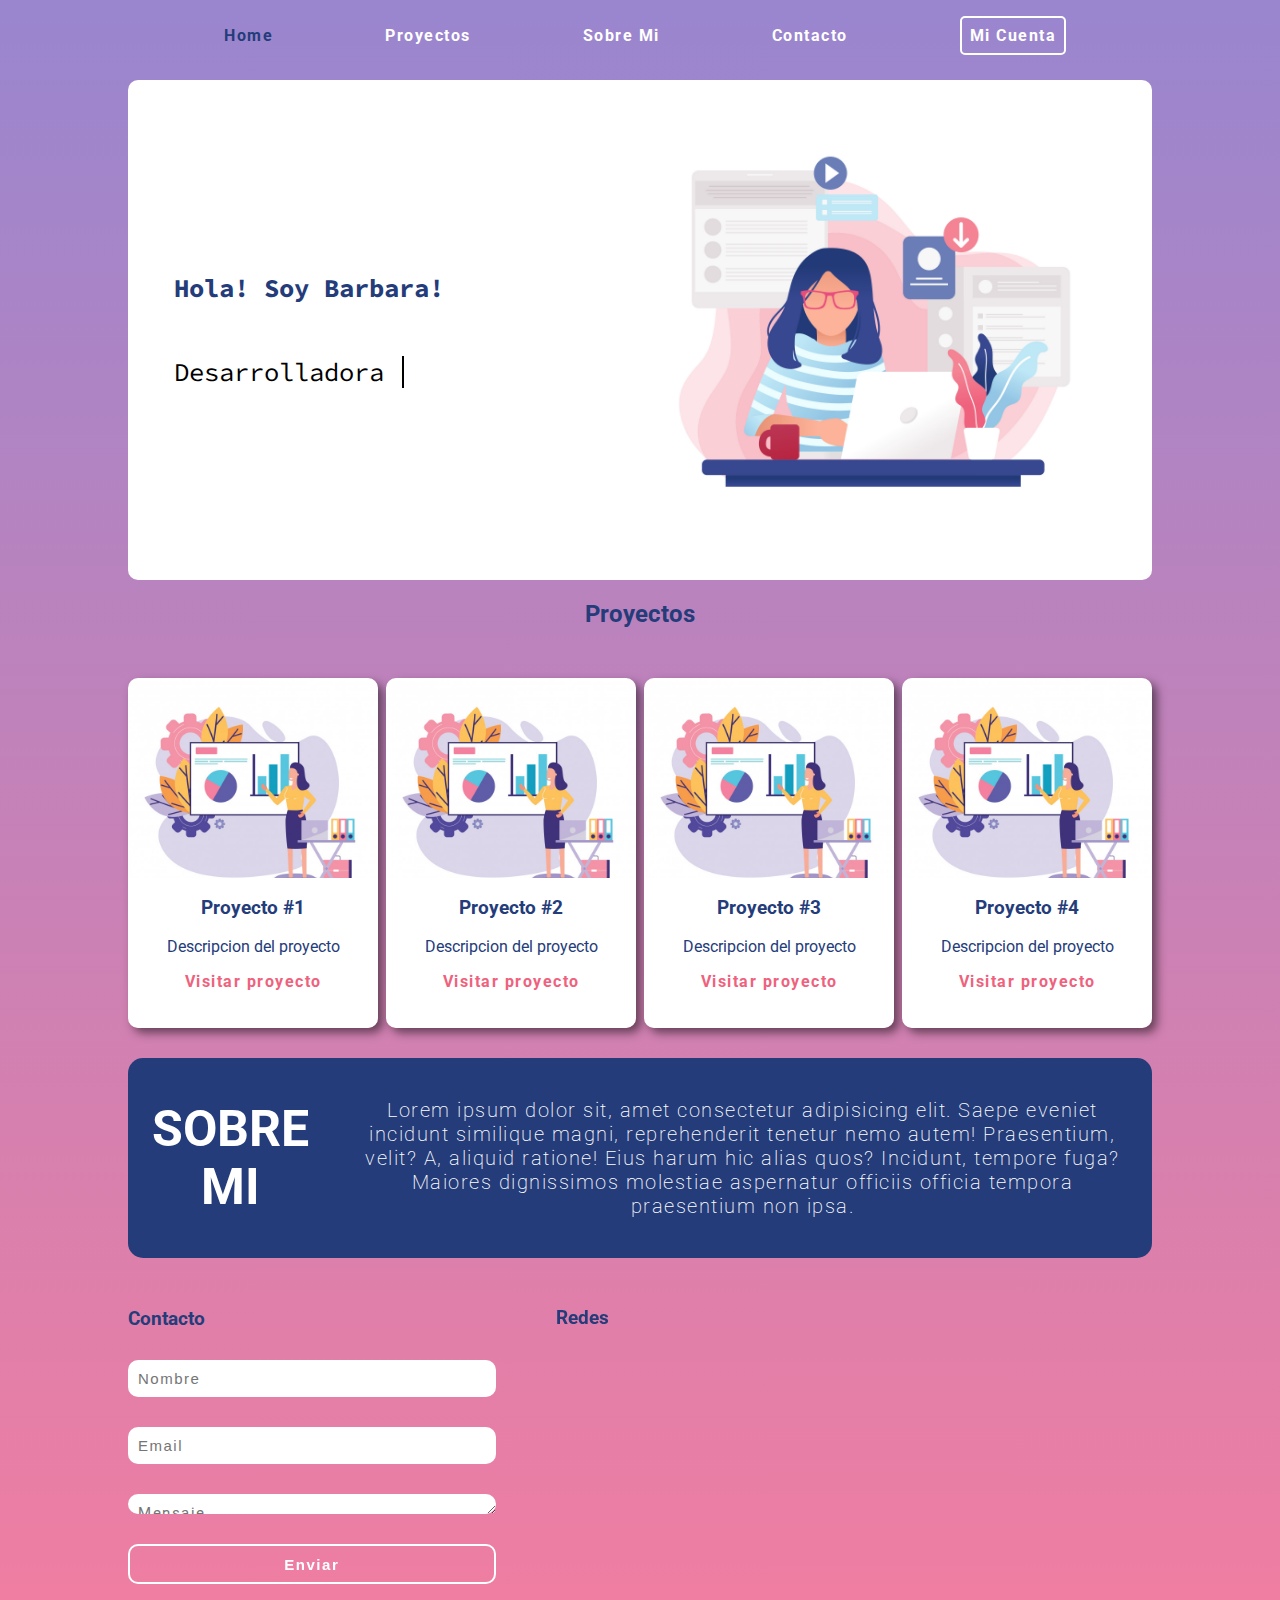
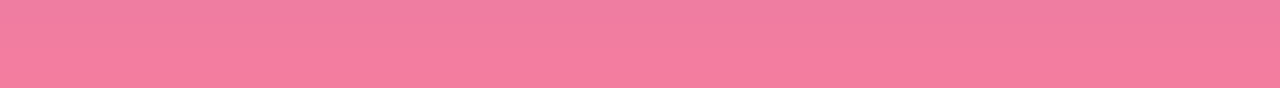
<file: trabajo integrador NUCBA/index.html>
<!DOCTYPE html>
<html lang="en">
<head>
    <meta charset="UTF-8">
    <meta name="viewport" content="width=device-width, initial-scale=1.0">
    <meta http-equiv="X-UA-Compatible" content="ie=edge">
    <link rel="stylesheet" href="styles.css">
    <link href="https://fonts.googleapis.com/css2?family=Roboto:wght@100;300;400&display=swap" rel="stylesheet">
    <link href="https://fonts.googleapis.com/css2?family=Source+Code+Pro:wght@300;400;500&display=swap" rel="stylesheet"> 
    <link rel="stylesheet" href="https://use.fontawesome.com/releases/v5.8.1/css/all.css" integrity="sha384-50oBUHEmvpQ+1lW4y57PTFmhCaXp0ML5d60M1M7uH2+nqUivzIebhndOJK28anvf" crossorigin="anonymous">
    <title>Document</title>
</head>
<body>    
        <div class="container">
            <nav class="navbar">
                <ul>
                    <li><a class="home" href="#">Home</a></li>
                    <li><a href="#proyectos">Proyectos</a></li>
                    <li><a href="#sobreMi">Sobre Mi</a></li>
                    <li><a href="#contacto">Contacto</a></li>
                    <li><a class="button" href="./login.html">Mi Cuenta</a></li>
                </ul>
            </nav>

            <section class="banner">
                <div class="bannerText">
                    <p>Hola! Soy Barbara!</p>
                    <p class="text">Desarrolladora Front-end <span>-</span></p>
                </div>
                <div class="bannerImage">
                    <img src="./img/imagenweb.jpg" alt="" >
                </div>
            </section>

            <section id="proyectos" class="cardsContainer">
                <h2>Proyectos</h2>
                <div class="cards">    
                    <div class="card">
                        <div class="cardImage"></div>
                        <div class="cardText">
                            <h3>Proyecto #1</h3>
                            <p>Descripcion del proyecto</p>
                            <a href="#">Visitar proyecto</a>
                        </div>
                    </div>
                    
                    <div class="card">
                        <div class="cardImage"></div>
                        <div class="cardText">
                            <h3>Proyecto #2</h3>
                            <p>Descripcion del proyecto</p>
                            <a href="#">Visitar proyecto</a>
                        </div>
                    </div>

                    <div class="card">
                        <div class="cardImage"></div>
                        <div class="cardText">
                            <h3>Proyecto #3</h3>
                            <p>Descripcion del proyecto</p>
                            <a href="#">Visitar proyecto</a>
                        </div>
                    </div>

                    <div class="card">
                        <div class="cardImage"></div>
                        <div class="cardText">
                            <h3>Proyecto #4</h3>
                            <p>Descripcion del proyecto</p>
                            <a href="#">Visitar proyecto</a>
                        </div>
                    </div>          
                </div>          
            </section>
            <section id="sobreMi" class="aboutMe">
                <div class="titleContainer">
                    <h2>
                        Sobre mi
                    </h2>
                </div>
                <div class="textContainer">
                    <p>Lorem ipsum dolor sit, amet consectetur adipisicing elit. Saepe eveniet incidunt similique magni, reprehenderit tenetur nemo autem! Praesentium, velit? A, aliquid ratione! Eius harum hic alias quos? Incidunt, tempore fuga?Maiores dignissimos molestiae aspernatur officiis officia tempora praesentium non ipsa. 
                    </p>
                </div>
            </section>
            <footer class="footerContainer">    
                
                <section id="contacto" class="formContainer">
                    <form class="form">
                        <h3>Contacto</h3>
                        <input type="text" placeholder="Nombre">
                        <input type="email" placeholder="Email">
                        <textarea name="mensaje" id="" cols="30" rows="2" placeholder="Mensaje"></textarea>
                        <button type="submit">Enviar</button>
                    </form>
                </section>
    
                <section class="redesContainer">
                    <h3>Redes</h3>
                    <div class="redes">
                        <a href="#"><i class="fab fa-linkedin-in"></i></a>
                        <a href="#"><i class="fab fa-instagram"></i></a>
                        <a href="#"><i class="fab fa-twitter"></i></a>
                    </div>    
                </section>
            </footer>        
        </div>   
</body>
</html>
</file>
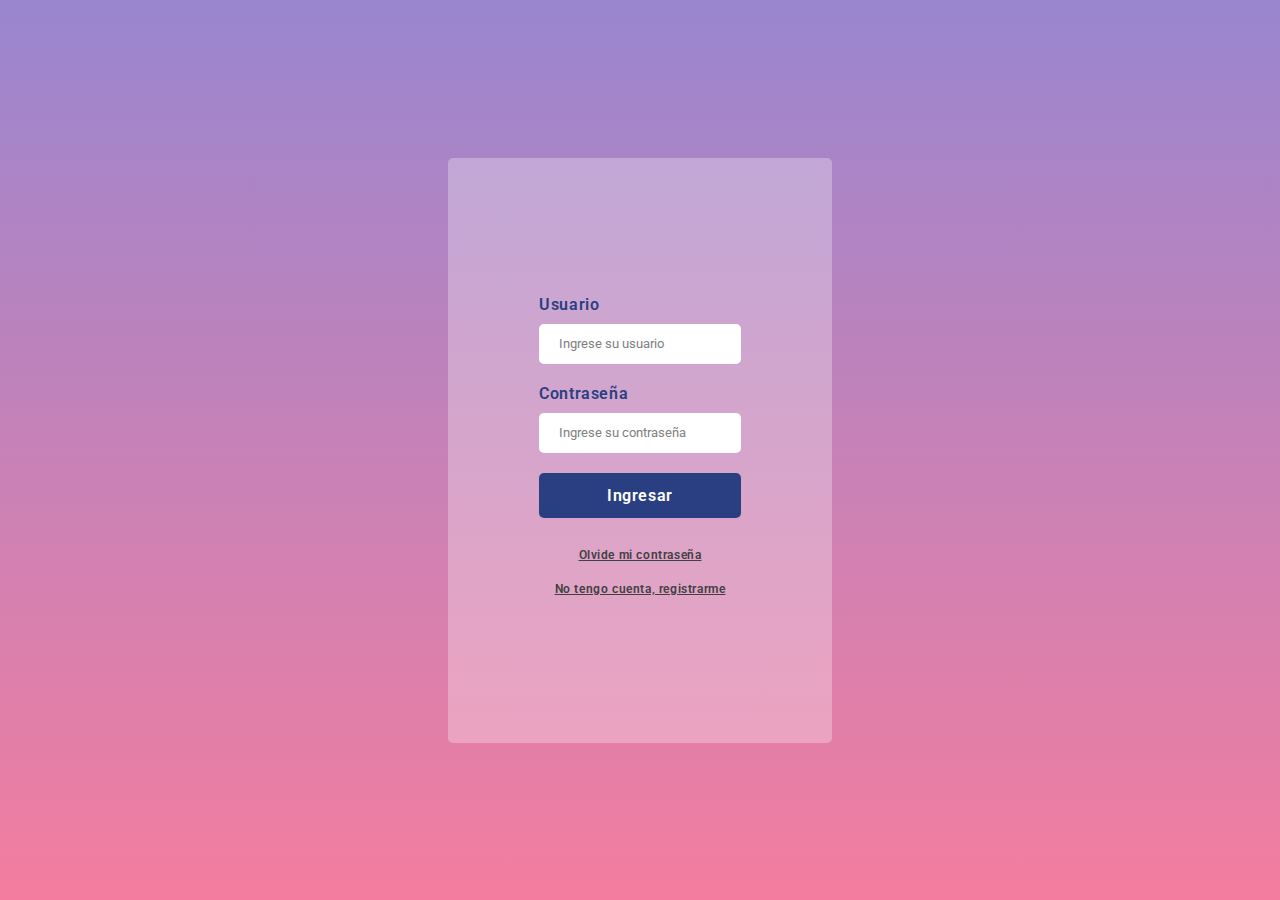
<file: trabajo integrador NUCBA/login.html>
<!DOCTYPE html>
<html lang="en">
<head>
    <meta charset="UTF-8">
    <meta name="viewport" content="width=device-width, initial-scale=1.0">
    <link rel="stylesheet" href="login.css">
    <link href="https://fonts.googleapis.com/css2?family=Roboto:wght@100;300;400&display=swap" rel="stylesheet">
    <link rel="stylesheet" href="https://use.fontawesome.com/releases/v5.8.1/css/all.css" integrity="sha384-50oBUHEmvpQ+1lW4y57PTFmhCaXp0ML5d60M1M7uH2+nqUivzIebhndOJK28anvf" crossorigin="anonymous">
    <title>Document</title>
</head>
<body>
    <div class="container">
        <div class="content">
            <div class="login__inputs">
                <i class="far fa-user"></i>
                <p>
                    <label for="">Usuario</label>
                    <input type="text" placeholder="Ingrese su usuario">
                </p>
                <p>
                    <label for="">Contraseña</label>
                    <input type="password" placeholder="Ingrese su contraseña">
                </p>
                <p>
                    <a href="">
                        <button type="submit">Ingresar</button>
                    </a>
                </p>  
                <p>  
                    <a class="password" href=""> Olvide mi contraseña</a>
                    <a class="register" href="./register.html">No tengo cuenta, registrarme</a>
                </p>
            </div>
        </div>
    </div>
</body>
</html>
</file>
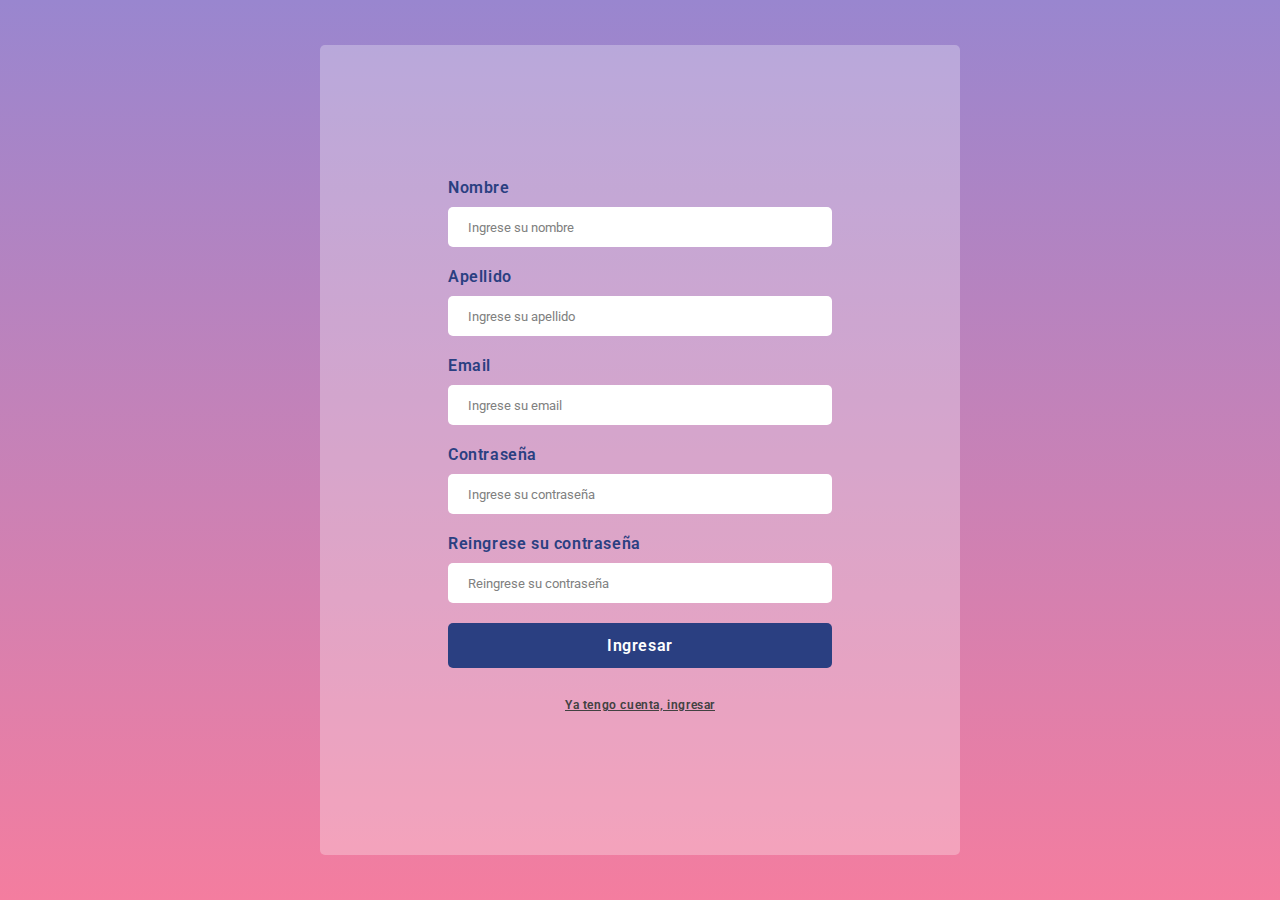
<file: trabajo integrador NUCBA/register.html>
<!DOCTYPE html>
<html lang="en">
<head>
    <meta charset="UTF-8">
    <meta name="viewport" content="width=device-width, initial-scale=1.0">
    <link rel="stylesheet" href="register.css">
    <link href="https://fonts.googleapis.com/css2?family=Roboto:wght@100;300;400&display=swap" rel="stylesheet">
    <title>Document</title>
</head>
<body>
    <div class="container">
        <div class="content">
            <div class="login__inputs">
                <p>
                    <label for="">Nombre</label>
                    <input type="text" placeholder="Ingrese su nombre">
                </p>
                <p>
                    <label for="">Apellido</label>
                    <input type="text" placeholder="Ingrese su apellido">
                </p>
                <p>
                    <label for="">Email</label>
                    <input type="email" placeholder="Ingrese su email">
                </p>
                <p>
                    <label for="">Contraseña</label>
                    <input type="password" placeholder="Ingrese su contraseña">
                </p>
                <p>
                    <label for="">Reingrese su contraseña</label>
                    <input type="password" placeholder="Reingrese su contraseña">
                </p>
                <p>
                    <a href="">
                        <button type="submit">Ingresar</button>
                    </a>
                </p>  
                <p>  
                    <a class="register" href="./login.html">Ya tengo cuenta, ingresar</a>
                </p>
            </div>
        </div>
    </div>
</body>
</html>
</file>
<file: trabajo integrador NUCBA/styles.css>
html,body{
    margin: 0;
    padding: 0;
    background-image: linear-gradient(rgb(153, 134, 207),rgb(244, 125, 159));
    background-repeat: no-repeat;
}

.container{
    width: 80%;
    height: 100%;
    display: flex;
    justify-content: center;
    align-self: center; 
    flex-direction: column;
    margin: 0 10% 0 10%;
}

/* comienza navbar */
.navbar{
    width: 100%;
    height: 50px;
    text-align: center;
    box-sizing: border-box;
    padding: 10px 30px 10px 0;
    
}

ul{
    display: grid;
    grid-template-columns: repeat(5, auto);
}

li{
    list-style: none;
}

a{
    text-decoration: none;
    color: #fff;
    font-weight: bold;
    font-family: 'Roboto', sans-serif;
    letter-spacing: 1.5px;
}

.home{
    color:#243C7A;
}

a:hover{
    color:#243C7A;
    transition: .5s;
}

.button{
    border: solid 2px #fff;
    border-radius: 5px;
    padding: 8px;
}

.button:hover{
    border-radius: 5px;
    background: #fff;
    color: #243C7A;
    padding: 8px;
    transition: .5s;
}
/* termina navbar */

/* comienza banner */
.banner{
    width: 100%;
    height: 500px;
    background: #ffffff;
    border-radius: 10px; 
    display: flex;
    justify-content: space-between;
    font-family: 'Source Code Pro', monospace;
    font-size: 2em;
    margin-top: 30px;
    
}

.bannerImage{
    width: 50%;
    height: auto;
    margin: 5%
}

.bannerImage img{
    width: 100%;
    height: 100%;
    object-fit: cover;
}

.bannerText{
    width: 50%;
    height: auto;
    margin:auto;
}

p:first-child{
    float: left;
    position: relative;
    padding-left: 10%;
    font-size: 2vw;
    color: #243C7A;
    font-weight: bolder;
}

.text{
    float: left;
    position: relative;
    padding-left: 10%;
    font-size: 2vw;
}

.text span{
    position:absolute;
    right: -20px;
    width: 150px;
    background: #fff;
    color: #fff;
    border-left: solid 2px #000;
    animation: letraporletra 4s infinite alternate steps(26);
}
   
@keyframes letraporletra{
    from{
        width: 95%;
    }
    to{
        width: 0;
    }
}
/* termina banner */

/* comienza cards */
.cardsContainer{
    display: flex;
    flex-direction: column;
    justify-content: center;
    align-items: center;
}

.cardsContainer h2{
    font-family: 'Roboto', sans-serif;
    color: #243c7a;
}

.cards{
    width: 100%;
    margin:0 auto;
    display: flex;
    justify-content: space-between;
    flex-wrap: wrap;
}

.card{
    display: grid;
    grid-template-columns: 250px;
    grid-template-rows: 200px 150px;
    grid-template-areas: "imagen" "texto";
    margin: 30px 0 30px 0;
    text-align: center;
    box-shadow: 5px 5px 10px rgba(0, 0, 0, .5);
    border-radius: 10px;
    transition: 0.2s ease;
    cursor: pointer;
}

.card:hover{
    transform: scale(1.02);

}

.cardImage{
    grid-area: imagen;
    background: url("./img/mujer-presentando-proyecto_65141-109.jpg");
    border-top-left-radius: 10px;
    border-top-right-radius: 10px;
    background-size: cover;
}


.cardText{
    grid-area: texto;
    background: white;
    border-bottom-left-radius: 10px;
    border-bottom-right-radius: 10px;
}

.cardText > h3,
.cardText > p,
.cardText > a{
    font-family: 'Roboto', sans-serif;
    color:#243C7A;
}

.cardText > a{
    color:  #EE627D;
}

/* .cardText > a:hover{
    color: #139EBF;
} */

/* termina cards */

/* comienza about me */
.aboutMe{
    width: 100%;
    height: 200px;
    background-color: #243C7A;
    display:flex;
    margin-bottom: 30px;
    border-radius: 15px;
}

.titleContainer{
    width: 20%;
    display: flex;
    justify-content: center;
    align-self: center;
}

.titleContainer h2{
    text-transform: uppercase;
    font-family: 'Roboto', sans-serif;
    color: #ffffff;
    font-size: 50px;
    text-align: center;
}

.textContainer{
    width: 80%;
    display: flex;
    justify-content: center;
    align-self: center;
}

.textContainer p{
    font-family: 'Roboto', sans-serif;
    color: #ffffff;
    font-size: 20px;
    font-weight: 200;
    text-align: center;
    margin:20px;
    padding-left: 0;
    letter-spacing: 1.5px;
}


/* termina about me */

/* comienza footer */
.footerContainer{
    display: flex;
    width: 100%;
    height: 400px;
}
/* contact form */
.formContainer{
    width: 40%;
}

.form{
    width: 100%;
    height: 300px;
    display: flex;
    flex-direction: column;
    font-family: 'Roboto', sans-serif;
}
.form h3{
    margin: 20px 30px 10px 0;  
}


.form input,
.form button{
    display: block;
    height: 40px;
    margin: 20px 30px 10px 0;
    border:none;
    border-radius: 10px;
    font-size: 15px;
    letter-spacing: 1.5px;
    box-sizing: border-box;
    padding: 10px; 
    color: #243C7A;
}

.form button{
    font-weight: bolder;
    background-color: transparent;
    box-sizing: border-box;
    color: #ffffff;
    border: solid 2px #ffffff;
}

.form button:hover{
    transition: 0.5s;
    background-color: #ffffff;
    color: #243C7A;
}

.form textarea{
    display: block;
    height: 50px;
    margin: 20px 30px 10px 0;
    border: none;
    border-radius: 10px;
    font-family: 'Roboto', sans-serif;
    font-size: 15px;
    letter-spacing: 1.5px;
    box-sizing: border-box;
    padding: 10px;
    color: #243c7a;
}

/* redes */
.redesContainer{
    width: 60%;
    margin-left: 30px;
}

.redes{
    width: 100%;
    display: flex;
    justify-content: space-between;
}
.form h3,
.redesContainer h3{
    font-family: 'Roboto', sans-serif;
    color: #243c7a;
}

.fa-linkedin-in,
.fa-instagram,
.fa-twitter{
    font-size: 50px;
}


/* termina footer */

/* media queries */
@media screen and (max-width: 1023px) {

    .card{
        grid-template-columns: 300px;
    }

    .titleContainer h2{
        font-size: 30px;
    }

    .textContainer p{
        font-size: 15px;
    }

}

@media screen and (max-width:767px){
    html,body{
        background-image:none;
    } 

    *{
        box-sizing: border-box;
        margin: 0;
        padding: 0;
    }

    .container{
        width: 100%;
        margin: 0;
    }

    .navbar{
        width: 100%;
        height: auto;
        margin-bottom: 10%;
        padding-left: 0;
        padding-right: 0;
    }
    
    ul{
        display: block;
    }

    li{
        width: 100%;
        height: 40px;
        border:2px solid #9986CF;
        border-radius: 10px;
        background: #9986CF;
        margin-bottom: 10px;
        padding-top: 10px;
    }

    a{
        font-size: 1em;
    }

    a:hover{
        color: #ffffff;
    }

    .home{
        color:#fff;
        margin-top:10px;
    }

    .button{
        border: none;
        border-radius: none;
        padding: 8px;
    }

    .button:hover{
        background-color: transparent;
        color: #ffffff;
    }

    li:hover{
        background:#243C7A;
        border: 2px solid #243C7A;
        transition: .8s;
    }

    .banner{
        display: block;
    }

    .bannerImage{
        width: 100%;
        margin:0;
    }

    .bannerText{
        width: 100%;
        display: flex;
        justify-content: center;
        align-items: center;
        flex-direction: column;
    }
    p:first-child{
        font-size: 5vw;
        margin-bottom: 5%;
    }
    .text{
        font-size: 5vw;
        position: relative;
    }
    .text span{
        width: 120px;
       
    }

    @keyframes letraporletra{
        from{
            width: 100%;
        }
        to{
            width: 0;
        }
    }

    .cardsContainer{
        margin-top: 20px;
        background-image: linear-gradient(rgb(153, 134, 207),rgb(244, 125, 159));
        padding-top: 20px;
        height: auto;
    }
    .cards{
        display:flex;
        justify-content: center;
        align-items: center;
        flex-direction: column;
        grid-template-columns: repeat(1,1fr);
        
    }

    .card{
        grid-template-columns: 300px;
        grid-template-rows: 200px 100px;
        line-height: 30px;
    }

    .cardText > a:hover{
        color: #EE627D;
        
    }

    .aboutMe{
        display: block;
        border-radius: 0;
        height: 250px;
        box-sizing: border-box;
        padding: 20px 0 20px 0;
        background-color: #243C7A;
        margin-bottom: 0;
    }

    .titleContainer{
        width: 100%;
        margin-top: 0;
    }
    .titleContainer h2{
        font-size: 30px;
        text-align: center;
    }
    .textContainer{
        width: 100%;
        background-color: #243C7A;
    }
    .textContainer p{
        font-size: 3vw;
        text-align: center;

    }

    .footerContainer{
        display: block;
        background-image: linear-gradient(rgb(244, 125, 159),rgb(153, 134, 207));
        height: 500px;
    }

    .formContainer{
        width: 100%;
        height: 350px;
        display: flex;
        justify-content: center;
      
    }

    .form{
        width: 90%;
        margin-left:5%;
    }

    .form input,
    .form button{
        margin-top:20px;
    }


    .form textarea{
        margin-top: 20px; 
    }


    .form button,
    .form textarea{
        padding-bottom: 30px;
    }

    .form button:hover{
        border: #243c7a;
        background-color: #243c7a;
        color: #ffffff;
    }

    .form h3,
    .redesContainer h3{
        color: #243c7a;
    }

    .redesContainer{
        width: 100%;
        height: 150px;
        box-sizing: border-box;
        margin-left: 0;
        padding: 20px 30px 5px 30px;
     
    }

    .redes{
        margin: 10% 0 10% 0;
        display: flex;
        justify-content: space-between;
    }

    .fa-linkedin-in:hover{
        color: #243c7a;
    }
    .fa-instagram:hover{
        color: #243c7a;
    }
    .fa-twitter:hover{
        color: #243c7a;
    }
    
}
</file>
<file: trabajo integrador NUCBA/login.css>
html, body{
    margin: 0;
    padding: 0;
    font-family: 'Roboto', sans-serif;
    font-weight: 600;
    letter-spacing: 0.6px;
    background-image: linear-gradient(rgb(153, 134, 207),rgb(244, 125, 159));
    color: #2A3F81;
}

.container{
    width: 100%;
    height: 100vh;
    position: relative;
    display: flex;
    justify-content: center;
    align-items: center;
}

.content{
    width: 100%;
    height: 100%;
    display: flex;
    flex-direction: column;
    justify-content: center;
    align-items: center;
}

.fa-user{
    font-size: 0;
}

.login__inputs{
    width: 75%;
    max-width: 600px;
}

.login__inputs p{
    display: flex;
    flex-direction: column;
    width: 100%;
}

.login__inputs p label{
    font-size:16px;
    padding-bottom: 10px;
}

.login__inputs p input{
    height: 40px;
    border: none;
    padding: 0 20px;
    box-sizing: border-box;
    border-radius: 5px;
    color: #2A3F81;
    font-family: 'Roboto', sans-serif;
}

.login__inputs p input::placeholder{
    color:grey;
}

.login__inputs p button{
    width: 100%;
    height: 45px;
    background: #2A3F81;
    color: #ffffff;
    border-radius: 5px;
    border:none;
     font-family: 'Roboto', sans-serif;
    font-size: 16px;
    letter-spacing: 0.6px;
    font-weight: 600;
    cursor: pointer;
}

.login__inputs p button:hover{
    transition: 0.5s;
    background-color: #122153;
}

.login__img{
    visibility: hidden;
}

a{
    text-decoration: none;
    color: #ffffff;
}

.register,
.password{
    color: rgb(65, 65, 65);
    text-align: center;
    font-size: 12px;
    text-decoration: underline;
    cursor: pointer;
    margin-top:10px;
    padding-bottom: 10px;
}

.register:hover{
    transition: 0.5s;
    color:#ffffff;
}

.password:hover{
    transition: 0.5s;
    color:#ffffff;
}
@media screen and (min-width:1000px){
    .fa-user{
        font-size: 60px;
        color:#ffffff;
    }
    
    .login__inputs{
        widows: 100%;
        height: 100%;
        margin: auto;
        display: flex;
        flex-direction: column;
        justify-content: center;
        align-items: center;
    }

    .login__inputs p{
        width: 70%;
        margin: 10px 0;
    }

    .content{
        width: 30%;
        background: #ffffff49;
        height: 65%;
        flex-direction: row;
        border-radius: 5px;
        box-shadow: 0px 0px 26px -5px (rgba(228, 228, 228, 0.52));
    }
    
    html,body{
        background-image: linear-gradient(rgb(153, 134, 207),rgb(244, 125, 159));
    }

    .login__inputs p:last-child button{
        width: 100%;
    }
}
</file>
<file: trabajo integrador NUCBA/register.css>
html, body{
    margin: 0;
    padding: 0;
    font-family: 'Roboto', sans-serif;
    font-weight: 600;
    letter-spacing: 0.6px;
    background-image: linear-gradient(rgb(153, 134, 207),rgb(244, 125, 159));
    color: #2A3F81;
}

.container{
    width: 100%;
    height: 100vh;
    position: relative;
    display: flex;
    justify-content: center;
    align-items: center;
}

.content{
    width: 100%;
    height: 100%;
    display: flex;
    flex-direction: column;
    justify-content: center;
    align-items: center;
}

.fa-user{
    font-size: 0;
}

.login__inputs{
    width: 75%;
    max-width: 600px;
}

.login__inputs p{
    display: flex;
    flex-direction: column;
    width: 100%;
}

.login__inputs p label{
    font-size:16px;
    padding-bottom: 10px;
}

.login__inputs p input{
    height: 40px;
    border: none;
    padding: 0 20px;
    box-sizing: border-box;
    border-radius: 5px;
    color: #2A3F81;
    font-family: 'Roboto', sans-serif;
}

.login__inputs p input::placeholder{
    color:grey;
}

.login__inputs p button{
    width: 100%;
    height: 45px;
    background: #2A3F81;
    color: #ffffff;
    border-radius: 5px;
    border:none;
    font-family: 'Roboto', sans-serif;
    font-size: 16px;
    letter-spacing: 0.6px;
    font-weight: 600;
    cursor: pointer;
}

.login__inputs p button:hover{
    transition: 0.5s;
    background-color: #122153;
}

.login__img{
    visibility: hidden;
}

a{
    text-decoration: none;
    color: #ffffff;
}

.register,
.password{
    color: rgb(65, 65, 65);
    text-align: center;
    font-size: 12px;
    text-decoration: underline;
    cursor: pointer;
    margin-top:10px;
    padding-bottom: 10px;
}

.register:hover{
    transition: 0.5s;
    color:#ffffff;
}

.password:hover{
    transition: 0.5s;
    color:#ffffff;
}
@media screen and (min-width:1000px){
    .fa-user{
        font-size: 60px;
        color:#ffffff;
    }
    
    .login__inputs{
        widows: 100%;
        height: 100%;
        margin: auto;
        display: flex;
        flex-direction: column;
        justify-content: center;
        align-items: center;
    }

    .login__inputs p{
        width: 80%;
        margin: 10px 0;
    }

    .content{
        width: 50%;
        background: #ffffff49;
        height: 90%;
        flex-direction: row;
        border-radius: 5px;
        box-shadow: 0px 0px 26px -5px (rgba(228, 228, 228, 0.52));
    }
    
    html,body{
        background-image: linear-gradient(rgb(153, 134, 207),rgb(244, 125, 159));
    }

    .login__inputs p:last-child button{
        width: 100%;
    }
}
</file>
